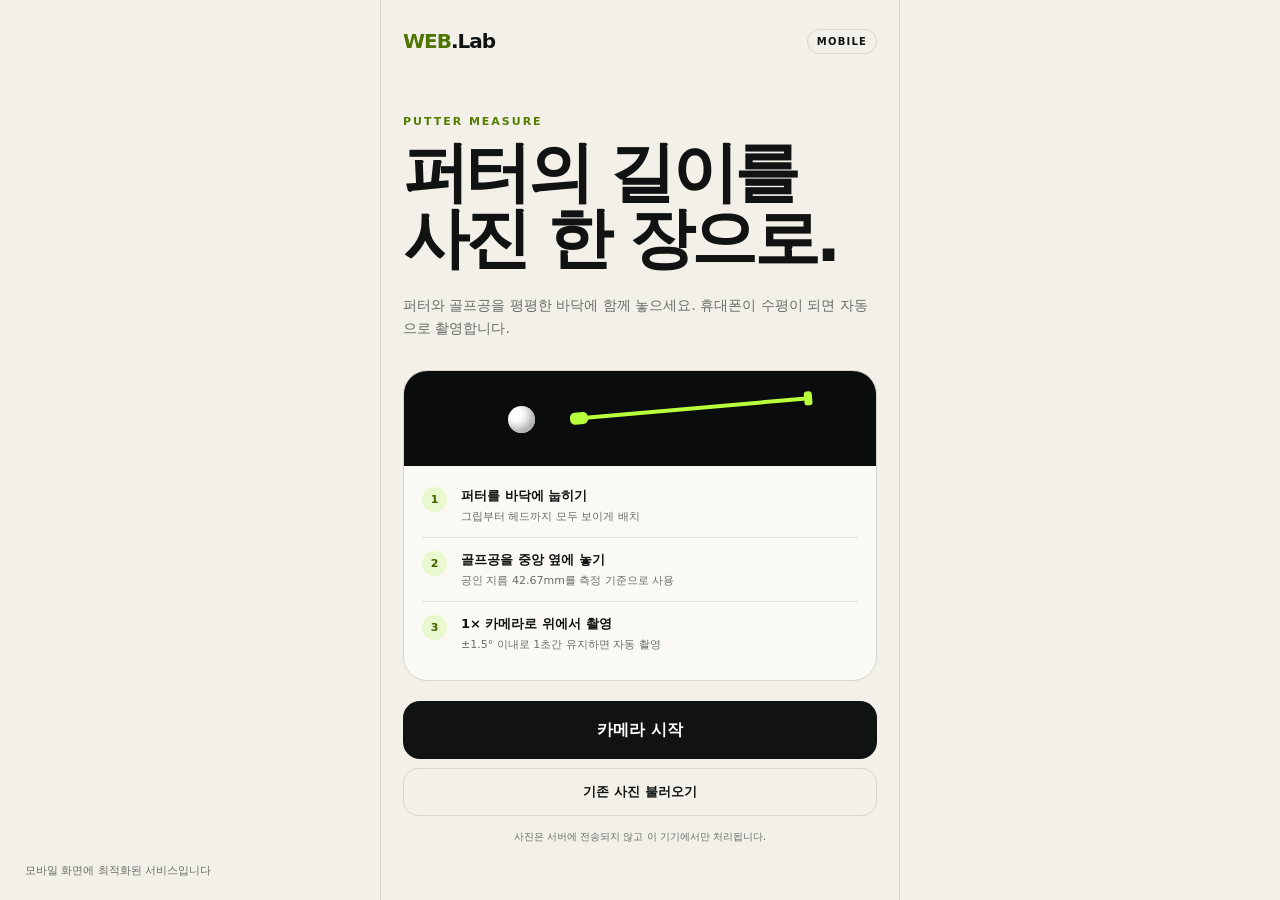
<file: index.html>
<!doctype html>
<html lang="ko">
<head>
  <meta charset="UTF-8">
  <meta name="viewport" content="width=device-width,initial-scale=1,viewport-fit=cover,user-scalable=no">
  <meta name="theme-color" content="#0b0d0c">
  <meta name="description" content="골프공을 기준으로 퍼터 길이를 측정하는 모바일 웹앱">
  <title>WEB.Lab — Putter Measure</title>
  <link rel="stylesheet" href="style.css?v=20260813-3">
  <link rel="stylesheet" href="measure-large.css?v=3">
  <style>.ball-confirm{margin-top:12px;padding:14px;border:1px solid #a7c66a;border-radius:16px;background:#effbd9}.ball-confirm>span{display:block;margin-bottom:8px;font-size:12px;font-weight:750}.size-control{display:grid!important;grid-template-columns:auto 1fr auto!important;align-items:center;gap:8px!important;margin-bottom:12px}.size-control label,.size-control output{font-size:11px;font-weight:800}.size-control input{width:100%;accent-color:#456d00}.ball-confirm>.confirm-actions{display:grid;grid-template-columns:repeat(2,1fr);gap:6px}.ball-confirm .compact{min-height:40px;margin:0;padding:0 7px;border-radius:11px;font-size:11px}.ball-confirm .primary{background:#456d00}</style>
  <style>.file-picker{position:relative;overflow:hidden}.file-picker input{display:block!important;position:absolute;inset:0;width:100%;height:100%;margin:0;opacity:0;cursor:pointer;font-size:100px}.diagnostic-result{margin-top:12px;padding:16px;border-radius:16px;background:#e9f8ce;color:#294600}.diagnostic-result div{display:flex;justify-content:space-between;gap:15px;padding:5px 0;font-size:12px}.diagnostic-result b{font-variant-numeric:tabular-nums}.adjust-panel{margin-top:12px;padding:14px;border:1px solid #ffc2b3;border-radius:16px;background:#fff0eb}.adjust-panel b,.adjust-panel span{display:block}.adjust-panel b{font-size:13px}.adjust-panel span{margin-top:5px;color:#76584f;font-size:11px;line-height:1.45}.adjust-panel .primary{margin-top:12px;min-height:48px;background:#e94f2a}.adjust-panel .primary:disabled{opacity:.48;cursor:not-allowed}.canvas-wrap.adjusting{box-shadow:0 0 0 3px #ff633f}.canvas-wrap.adjusting canvas{cursor:grab}.canvas-wrap.adjusting canvas:active{cursor:grabbing}</style>
  <style>.tap-hint[hidden]{display:none!important}</style>
</head>
<body>
  <main>
    <section id="homeScreen" class="screen home active">
      <header><div class="brand"><b>WEB</b>.Lab</div><span class="badge">MOBILE</span></header>
      <div class="hero-copy">
        <p class="eyebrow">PUTTER MEASURE</p>
        <h1>퍼터의 길이를<br>사진 한 장으로.</h1>
        <p>퍼터와 골프공을 평평한 바닥에 함께 놓으세요. 휴대폰이 수평이 되면 자동으로 촬영합니다.</p>
      </div>
      <div class="setup-card">
        <div class="setup-visual" aria-hidden="true"><span class="ball"></span><span class="putter"></span></div>
        <ol>
          <li><b>퍼터를 바닥에 눕히기</b><span>그립부터 헤드까지 모두 보이게 배치</span></li>
          <li><b>골프공을 중앙 옆에 놓기</b><span>공인 지름 42.67mm를 측정 기준으로 사용</span></li>
          <li><b>1× 카메라로 위에서 촬영</b><span>±1.5° 이내로 1초간 유지하면 자동 촬영</span></li>
        </ol>
      </div>
      <button id="startButton" class="primary">카메라 시작</button>
      <label class="secondary file-picker" for="fileInput">기존 사진 불러오기<input id="fileInput" type="file" accept="image/*" aria-label="기존 사진 선택"></label>
      <p class="privacy">사진은 서버에 전송되지 않고 이 기기에서만 처리됩니다.</p>
    </section>

    <section id="cameraScreen" class="screen camera-screen">
      <video id="camera" playsinline muted></video>
      <div class="camera-shade"></div>
      <div class="camera-top"><button id="closeCamera" aria-label="카메라 닫기">×</button><span><b>퍼터 전체와 골프공을</b><br>촬영 테두리 안에 모두 넣어주세요</span></div>
      <div class="frame"><em>이 테두리 안쪽만 촬영됩니다</em><span></span><span></span><span></span><span></span></div>
      <div class="level-wrap">
        <div id="level" class="level"><i></i><b></b></div>
        <strong id="levelTitle">센서 준비 중</strong>
        <span id="levelDetail">휴대폰을 바닥과 평행하게 맞춰주세요</span>
      </div>
      <div id="countdown" class="countdown" aria-live="assertive"></div>
    </section>

    <section id="measureScreen" class="screen measure-screen">
      <header><button id="retakeButton" class="back">‹ 다시 촬영</button><div class="brand"><b>WEB</b>.Lab</div></header>
        <div class="measure-copy"><p class="eyebrow">CALIBRATION</p><h2 id="stepTitle">골프공을 터치하세요</h2><p id="stepHelp">터치점을 중심으로 원형 영역을 만들고 그 안에서 자동으로 찾습니다.</p></div>
        <div id="canvasWrap" class="canvas-wrap"><canvas id="photoCanvas"></canvas><div id="tapHint" class="tap-hint">1</div></div>
        <div id="ballConfirm" class="ball-confirm" hidden><span>초록색 원을 골프공 테두리에 맞춰주세요.</span><div class="size-control"><label for="ballSize">크기</label><input id="ballSize" type="range" min="70" max="130" value="100" step="1"><output id="ballSizeValue">100%</output></div><div class="confirm-actions"><button id="confirmBall" class="primary compact">맞아요</button><button id="retryBall" class="secondary button compact">다시 선택</button></div></div>
        <div id="adjustPanel" class="adjust-panel" hidden><b>퍼터 끝점을 선택하세요</b><span>그립 끝과 헤드 끝을 차례로 선택하세요.</span><button id="confirmPutter" class="primary" disabled>두 점을 선택하면 측정할 수 있습니다</button></div>
      <div class="progress"><i id="progressBar"></i></div>
    </section>

    <section id="resultScreen" class="screen result-screen">
      <header><div class="brand"><b>WEB</b>.Lab</div><span class="badge">RESULT</span></header>
      <p class="eyebrow">MEASURED LENGTH</p>
      <h2>측정 결과</h2>
      <div class="result-card"><span>퍼터 전체 길이</span><strong id="resultCm">—</strong><em>cm</em><div><b id="resultIn">—</b> inch</div></div>
      <div class="diagnostic-result"><div><span>공 검출 지름</span><b id="ballPixelDiameter">—</b></div><div><span>퍼터 선택점 거리</span><b id="putterPixelLength">—</b></div></div>
      <div class="accuracy"><b>골프공 기준 비율 측정</b><p>골프공의 실제 지름 42.67mm와 이미지 속 픽셀 비율을 사용해 퍼터 길이를 계산합니다.</p></div>
      <button id="newMeasure" class="primary">다시 측정하기</button>
    </section>
  </main>
  <canvas id="captureCanvas" hidden></canvas>
  <script src="app.v24.js"></script>
</body>
</html>
</file>
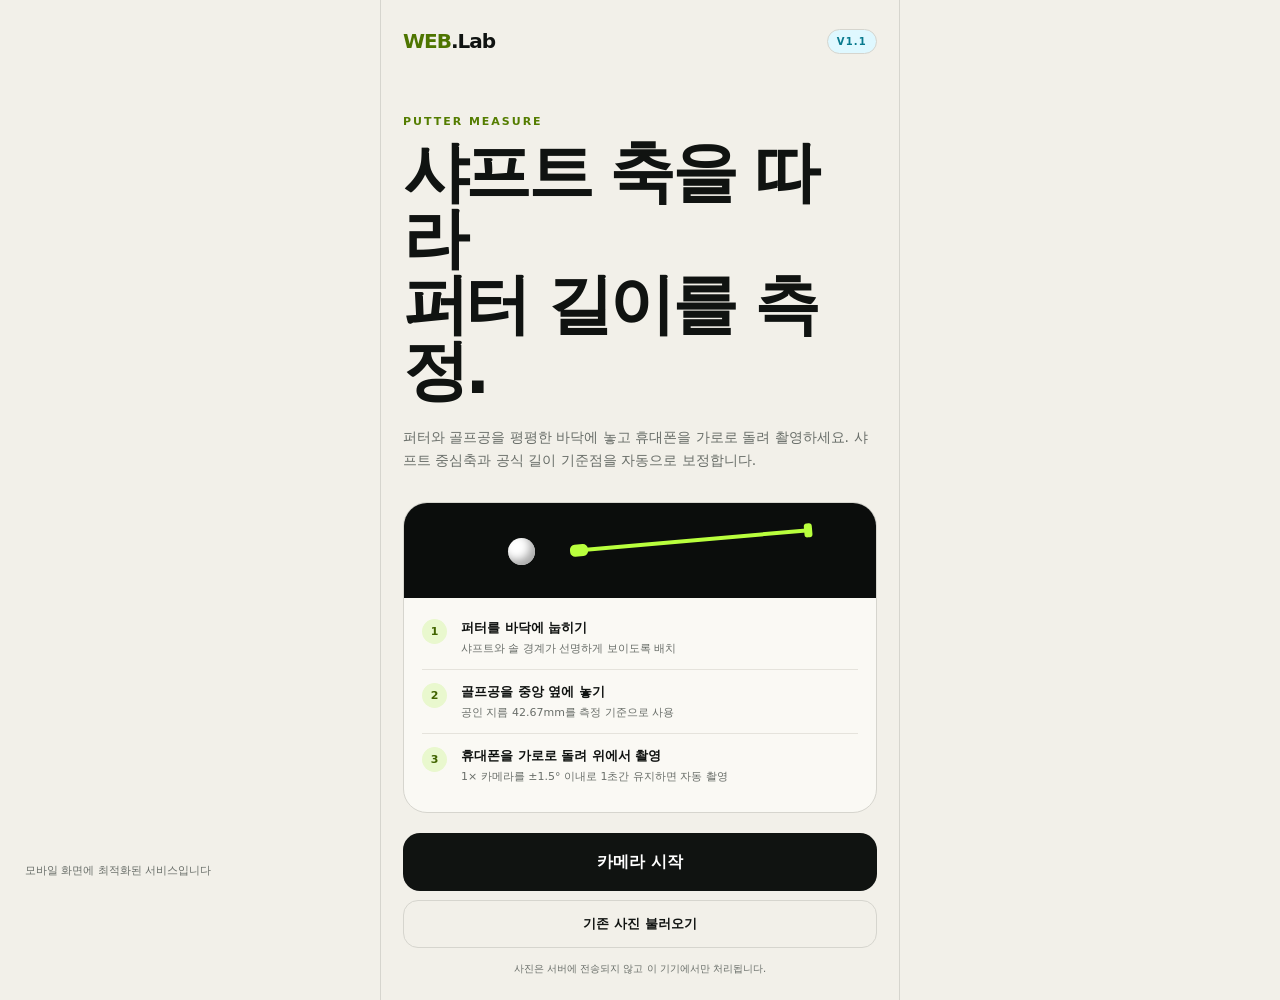
<file: v1-1/index.html>
<!doctype html>
<html lang="ko">
<head>
  <meta charset="UTF-8">
  <meta name="viewport" content="width=device-width,initial-scale=1,viewport-fit=cover,user-scalable=no">
  <meta name="theme-color" content="#0b0d0c">
  <meta name="description" content="골프공을 기준으로 퍼터 길이를 측정하는 모바일 웹앱">
  <title>WEB.Lab V1.1 — Axis Putter Measure</title>
  <link rel="stylesheet" href="style.css?v=20260813-3">
  <link rel="stylesheet" href="measure-large.css?v=3">
  <style>.ball-confirm{margin-top:12px;padding:14px;border:1px solid #a7c66a;border-radius:16px;background:#effbd9}.ball-confirm>span{display:block;margin-bottom:8px;font-size:12px;font-weight:750}.size-control{display:grid!important;grid-template-columns:auto 1fr auto!important;align-items:center;gap:8px!important;margin-bottom:12px}.size-control label,.size-control output{font-size:11px;font-weight:800}.size-control input{width:100%;accent-color:#456d00}.ball-confirm>.confirm-actions{display:grid;grid-template-columns:repeat(2,1fr);gap:6px}.ball-confirm .compact{min-height:40px;margin:0;padding:0 7px;border-radius:11px;font-size:11px}.ball-confirm .primary{background:#456d00}</style>
  <style>.file-picker{position:relative;overflow:hidden}.file-picker input{display:block!important;position:absolute;inset:0;width:100%;height:100%;margin:0;opacity:0;cursor:pointer;font-size:100px}.diagnostic-result{margin-top:12px;padding:16px;border-radius:16px;background:#e9f8ce;color:#294600}.diagnostic-result div{display:flex;justify-content:space-between;gap:15px;padding:5px 0;font-size:12px}.diagnostic-result b{font-variant-numeric:tabular-nums}.adjust-panel{margin-top:12px;padding:14px;border:1px solid #ffc2b3;border-radius:16px;background:#fff0eb}.adjust-panel b,.adjust-panel span{display:block}.adjust-panel b{font-size:13px}.adjust-panel span{margin-top:5px;color:#76584f;font-size:11px;line-height:1.45}.adjust-panel .primary{margin-top:12px;min-height:48px;background:#e94f2a}.adjust-panel .primary:disabled{opacity:.48;cursor:not-allowed}.canvas-wrap.adjusting{box-shadow:0 0 0 3px #ff633f}.canvas-wrap.adjusting canvas{cursor:grab}.canvas-wrap.adjusting canvas:active{cursor:grabbing}</style>
  <style>.tap-hint[hidden]{display:none!important}</style>
  <style>.axis-status{margin-top:10px;padding:12px 14px;border:1px solid #b9eaf2;border-radius:14px;background:#eafcff;color:#16434b;font-size:11px;line-height:1.5}.axis-status b{display:block;margin-bottom:3px;font-size:12px}.badge.v11{background:#dff8ff;color:#087a8e}</style>
</head>
<body>
  <main>
    <section id="homeScreen" class="screen home active">
      <header><div class="brand"><b>WEB</b>.Lab</div><span class="badge v11">V1.1</span></header>
      <div class="hero-copy">
        <p class="eyebrow">PUTTER MEASURE</p>
        <h1>샤프트 축을 따라<br>퍼터 길이를 측정.</h1>
        <p>퍼터와 골프공을 평평한 바닥에 놓고 휴대폰을 가로로 돌려 촬영하세요. 샤프트 중심축과 공식 길이 기준점을 자동으로 보정합니다.</p>
      </div>
      <div class="setup-card">
        <div class="setup-visual" aria-hidden="true"><span class="ball"></span><span class="putter"></span></div>
        <ol>
          <li><b>퍼터를 바닥에 눕히기</b><span>샤프트와 솔 경계가 선명하게 보이도록 배치</span></li>
          <li><b>골프공을 중앙 옆에 놓기</b><span>공인 지름 42.67mm를 측정 기준으로 사용</span></li>
          <li><b>휴대폰을 가로로 돌려 위에서 촬영</b><span>1× 카메라를 ±1.5° 이내로 1초간 유지하면 자동 촬영</span></li>
        </ol>
      </div>
      <button id="startButton" class="primary">카메라 시작</button>
      <label class="secondary file-picker" for="fileInput">기존 사진 불러오기<input id="fileInput" type="file" accept="image/*" aria-label="기존 사진 선택"></label>
      <p class="privacy">사진은 서버에 전송되지 않고 이 기기에서만 처리됩니다.</p>
    </section>

    <section id="cameraScreen" class="screen camera-screen">
      <video id="camera" playsinline muted></video>
      <div class="camera-shade"></div>
      <div class="camera-top"><button id="closeCamera" aria-label="카메라 닫기">×</button><span><b>휴대폰을 가로로 놓고</b><br>퍼터 전체와 골프공을 테두리 안에 넣어주세요</span></div>
      <div class="frame"><em>이 테두리 안쪽만 촬영됩니다</em><span></span><span></span><span></span><span></span></div>
      <div class="level-wrap">
        <div id="level" class="level"><i></i><b></b></div>
        <strong id="levelTitle">센서 준비 중</strong>
        <span id="levelDetail">휴대폰을 바닥과 평행하게 맞춰주세요</span>
      </div>
      <div id="countdown" class="countdown" aria-live="assertive"></div>
    </section>

    <section id="measureScreen" class="screen measure-screen">
      <header><button id="retakeButton" class="back">‹ 다시 촬영</button><div class="brand"><b>WEB</b>.Lab <small>V1.1</small></div></header>
        <div class="measure-copy"><p class="eyebrow">CALIBRATION</p><h2 id="stepTitle">골프공을 터치하세요</h2><p id="stepHelp">터치점을 중심으로 원형 영역을 만들고 그 안에서 자동으로 찾습니다.</p></div>
        <div id="canvasWrap" class="canvas-wrap"><canvas id="photoCanvas"></canvas><div id="tapHint" class="tap-hint">1</div></div>
        <div id="ballConfirm" class="ball-confirm" hidden><span>초록색 원을 골프공 테두리에 맞춰주세요. 촬영 당시 가로축에 해당하는 이미지의 위아래 지름을 사용합니다.</span><div class="size-control"><label for="ballSize">크기</label><input id="ballSize" type="range" min="70" max="130" value="100" step="1"><output id="ballSizeValue">100%</output></div><div class="confirm-actions"><button id="confirmBall" class="primary compact">맞아요</button><button id="retryBall" class="secondary button compact">다시 선택</button></div></div>
        <div id="adjustPanel" class="adjust-panel" hidden><b>공식 기준점 주변을 선택하세요</b><span>그립 상단과 샤프트 축 연장선이 만나는 솔 주변을 차례로 선택하세요.</span><div id="axisStatus" class="axis-status" hidden><b>샤프트 중심축 고정</b><span>1·2번 포인트는 청록색 중심축 위에서만 이동하며 길이만 조절됩니다.</span></div><button id="confirmPutter" class="primary" disabled>두 점을 선택하면 측정할 수 있습니다</button></div>
      <div class="progress"><i id="progressBar"></i></div>
    </section>

    <section id="resultScreen" class="screen result-screen">
      <header><div class="brand"><b>WEB</b>.Lab</div><span class="badge">RESULT</span></header>
      <p class="eyebrow">MEASURED LENGTH</p>
      <h2>측정 결과</h2>
      <div class="result-card"><span>그립 상단부터 샤프트 축을 따라 솔까지</span><strong id="resultCm">—</strong><em>cm</em><div><b id="resultIn">—</b> inch</div></div>
      <div class="diagnostic-result"><div><span>공 촬영 가로축 지름</span><b id="ballPixelDiameter">—</b></div><div><span>샤프트 축 기준 거리</span><b id="putterPixelLength">—</b></div></div>
      <div class="accuracy"><b>골프공 기준 비율 측정</b><p>골프공의 실제 지름 42.67mm와 이미지 속 픽셀 비율을 사용해 퍼터 길이를 계산합니다.</p></div>
      <button id="newMeasure" class="primary">다시 측정하기</button>
    </section>
  </main>
  <canvas id="captureCanvas" hidden></canvas>
  <script src="app.v11.js?v=14"></script>
</body>
</html>
</file>
<file: style.css>
:root{--bg:#f2f0e9;--ink:#101311;--muted:#696e69;--line:#d6d5ce;--green:#b9ff3d;--dark:#0b0d0c;--red:#ff5d55}*{box-sizing:border-box}html,body{margin:0;min-height:100%;background:var(--bg);color:var(--ink);font-family:Inter,Pretendard,"Noto Sans KR",system-ui,sans-serif}button,input{font:inherit}button{cursor:pointer}.screen{display:none;min-height:100dvh;width:min(100%,520px);margin:auto;padding:calc(22px + env(safe-area-inset-top)) 22px calc(24px + env(safe-area-inset-bottom))}.screen.active{display:flex;flex-direction:column}header{display:flex;align-items:center;justify-content:space-between;height:38px}.brand{font-size:20px;font-weight:900;letter-spacing:-1px}.brand b{color:#4e7500}.badge{border:1px solid var(--line);border-radius:99px;padding:6px 9px;font-size:10px;font-weight:800;letter-spacing:.12em}.hero-copy{padding:55px 0 30px}.eyebrow{margin:0 0 12px;color:#547d00;font-size:11px;font-weight:900;letter-spacing:.18em}.hero-copy h1,.measure-copy h2,.result-screen h2{margin:0;letter-spacing:-.055em;line-height:1}.hero-copy h1{font-size:clamp(42px,12vw,66px)}.hero-copy>p:last-child{margin:22px 0 0;color:var(--muted);line-height:1.65;font-size:14px}.setup-card{border:1px solid var(--line);border-radius:24px;background:#faf9f4;overflow:hidden}.setup-visual{position:relative;height:95px;background:var(--dark)}.ball{position:absolute;left:22%;top:35px;width:27px;height:27px;border-radius:50%;background:white;box-shadow:inset -5px -5px 8px #aaa}.putter{position:absolute;left:38%;top:45px;width:48%;height:4px;background:var(--green);transform:rotate(-5deg);transform-origin:left}.putter:before{content:"";position:absolute;left:-13px;top:-4px;width:18px;height:12px;border-radius:5px;background:var(--green)}.putter:after{content:"";position:absolute;right:-3px;top:-5px;width:8px;height:14px;border-radius:3px;background:var(--green)}ol{list-style:none;margin:0;padding:8px 18px 15px;counter-reset:steps}li{position:relative;padding:13px 0 13px 39px;border-bottom:1px solid #e5e3dc;counter-increment:steps}li:last-child{border:0}li:before{content:counter(steps);position:absolute;left:0;top:13px;width:25px;height:25px;border-radius:50%;display:grid;place-items:center;background:#e9f8ce;color:#416400;font-size:11px;font-weight:900}li b,li span{display:block}li b{font-size:13px}li span{margin-top:4px;color:var(--muted);font-size:11px}.primary{width:100%;min-height:58px;margin-top:20px;border:0;border-radius:17px;background:var(--ink);color:white;font-weight:850}.secondary{display:grid;place-items:center;width:100%;min-height:48px;margin-top:9px;border:1px solid var(--line);border-radius:15px;background:transparent;font-size:13px;font-weight:750}.secondary input{display:none}.privacy{text-align:center;color:var(--muted);font-size:10px;margin:14px 0 0}.camera-screen{position:relative;padding:0;overflow:hidden;background:#000;color:white;max-width:none}.camera-screen video{width:100%;height:100dvh;object-fit:cover}.camera-shade{position:absolute;inset:0;background:linear-gradient(#0008,transparent 25%,transparent 70%,#000b);pointer-events:none}.camera-top{position:absolute;top:calc(16px + env(safe-area-inset-top));left:16px;right:16px;display:flex;align-items:center;gap:12px;font-size:12px}.camera-top button{width:42px;height:42px;border:0;border-radius:50%;background:#0008;color:white;font-size:28px}.frame{position:absolute;inset:17% 7% 27%;border:1px dashed #fff8;border-radius:22px}.frame span{position:absolute;width:28px;height:28px;border-color:var(--green)}.frame span:nth-child(1){top:-1px;left:-1px;border-top:3px solid;border-left:3px solid;border-radius:8px 0}.frame span:nth-child(2){top:-1px;right:-1px;border-top:3px solid;border-right:3px solid;border-radius:0 8px}.frame span:nth-child(3){bottom:-1px;left:-1px;border-bottom:3px solid;border-left:3px solid;border-radius:0 0 0 8px}.frame span:nth-child(4){bottom:-1px;right:-1px;border-bottom:3px solid;border-right:3px solid;border-radius:0 0 8px}.level-wrap{position:absolute;left:0;right:0;bottom:150px;text-align:center}.level{position:relative;width:82px;height:82px;margin:auto;border:1px solid #fff8;border-radius:50%;background:#0004}.level:before,.level:after{content:"";position:absolute;background:#fff4}.level:before{left:10px;right:10px;top:50%;height:1px}.level:after{top:10px;bottom:10px;left:50%;width:1px}.level i{position:absolute;left:50%;top:50%;width:22px;height:22px;margin:-11px;border:2px solid white;border-radius:50%;transition:transform .08s}.level b{position:absolute;inset:30px;border-radius:50%;background:var(--red);transition:background .2s}.level.ok b{background:var(--green)}.level-wrap strong,.level-wrap span{display:block}.level-wrap strong{margin-top:10px;font-size:15px}.level-wrap span{margin-top:4px;color:#fffb;font-size:11px}.camera-actions{position:absolute;bottom:calc(22px + env(safe-area-inset-bottom));left:0;right:0;text-align:center}.shutter{width:66px;height:66px;padding:5px;border:2px solid white;border-radius:50%;background:transparent}.shutter i{display:block;width:100%;height:100%;border-radius:50%;background:white}.camera-actions span{display:block;margin-top:5px;font-size:10px;color:#fffb}.countdown{position:absolute;inset:0;display:grid;place-items:center;pointer-events:none;font-size:110px;font-weight:900;text-shadow:0 3px 20px #000}.measure-screen header .back{border:0;background:none;padding:0;color:var(--ink);font-weight:750}.measure-copy{padding:45px 0 18px}.measure-copy h2,.result-screen h2{font-size:30px}.measure-copy>p:last-child{margin:11px 0 0;color:var(--muted);font-size:13px}.canvas-wrap{position:relative;display:grid;place-items:center;min-height:48dvh;border-radius:20px;overflow:hidden;background:#181a18;touch-action:none}.canvas-wrap canvas{display:block;max-width:100%;max-height:55dvh}.tap-hint{position:absolute;left:12px;bottom:12px;width:31px;height:31px;border-radius:50%;display:grid;place-items:center;background:var(--green);font-size:12px;font-weight:900}.progress{height:4px;margin-top:16px;border-radius:4px;background:var(--line);overflow:hidden}.progress i{display:block;width:0;height:100%;background:#628f00;transition:width .2s}.measure-actions{display:flex;gap:8px}.measure-actions .button{margin-top:12px;min-height:44px}.result-screen{justify-content:flex-start}.result-screen>.eyebrow{margin-top:65px}.result-screen h2{margin-bottom:28px}.result-card{padding:28px;border-radius:24px;background:var(--dark);color:white}.result-card>span{display:block;color:#fff9;font-size:12px}.result-card>strong{display:inline-block;margin-top:22px;font-size:72px;line-height:.9;letter-spacing:-.07em}.result-card>em{margin-left:8px;color:var(--green);font-size:18px;font-style:normal;font-weight:900}.result-card>div{margin-top:20px;padding-top:16px;border-top:1px solid #fff3;color:#fff9}.result-card>div b{color:white}.accuracy{margin-top:15px;padding:18px;border:1px solid var(--line);border-radius:18px}.accuracy b{font-size:12px}.accuracy p{margin:7px 0 0;color:var(--muted);font-size:11px;line-height:1.55}.result-screen .primary{margin-top:auto}@media(min-width:700px){body:before{content:"모바일 화면에 최적화된 서비스입니다";position:fixed;left:25px;bottom:22px;color:var(--muted);font-size:11px}.screen{border-left:1px solid var(--line);border-right:1px solid var(--line)}}
</file>
<file: measure-large.css>
.measure-screen {
  width: min(100%, 760px);
  padding-left: 12px;
  padding-right: 12px;
}

.measure-copy {
  padding: 22px 4px 12px;
}

.measure-copy > p:last-child {
  margin-top: 8px;
}

.canvas-wrap {
  min-height: 0;
}

.canvas-wrap canvas {
  max-height: 72dvh;
}

.tap-hint {
  width: 38px;
  height: 38px;
  font-size: 14px;
}

.camera-top span {
  line-height: 1.35;
}

.camera-top span b {
  color: var(--green);
  font-size: 14px;
}

.frame > em {
  position: absolute;
  top: 10px;
  left: 50%;
  padding: 6px 10px;
  border-radius: 99px;
  background: rgba(0, 0, 0, .62);
  color: white;
  font-size: 10px;
  font-style: normal;
  font-weight: 800;
  white-space: nowrap;
  transform: translateX(-50%);
}

.camera-screen .level-wrap {
  bottom: calc(24px + env(safe-area-inset-bottom));
  padding: 14px 18px;
}
</file>
<file: v1-1/style.css>
:root{--bg:#f2f0e9;--ink:#101311;--muted:#696e69;--line:#d6d5ce;--green:#b9ff3d;--dark:#0b0d0c;--red:#ff5d55}*{box-sizing:border-box}html,body{margin:0;min-height:100%;background:var(--bg);color:var(--ink);font-family:Inter,Pretendard,"Noto Sans KR",system-ui,sans-serif}button,input{font:inherit}button{cursor:pointer}.screen{display:none;min-height:100dvh;width:min(100%,520px);margin:auto;padding:calc(22px + env(safe-area-inset-top)) 22px calc(24px + env(safe-area-inset-bottom))}.screen.active{display:flex;flex-direction:column}header{display:flex;align-items:center;justify-content:space-between;height:38px}.brand{font-size:20px;font-weight:900;letter-spacing:-1px}.brand b{color:#4e7500}.badge{border:1px solid var(--line);border-radius:99px;padding:6px 9px;font-size:10px;font-weight:800;letter-spacing:.12em}.hero-copy{padding:55px 0 30px}.eyebrow{margin:0 0 12px;color:#547d00;font-size:11px;font-weight:900;letter-spacing:.18em}.hero-copy h1,.measure-copy h2,.result-screen h2{margin:0;letter-spacing:-.055em;line-height:1}.hero-copy h1{font-size:clamp(42px,12vw,66px)}.hero-copy>p:last-child{margin:22px 0 0;color:var(--muted);line-height:1.65;font-size:14px}.setup-card{border:1px solid var(--line);border-radius:24px;background:#faf9f4;overflow:hidden}.setup-visual{position:relative;height:95px;background:var(--dark)}.ball{position:absolute;left:22%;top:35px;width:27px;height:27px;border-radius:50%;background:white;box-shadow:inset -5px -5px 8px #aaa}.putter{position:absolute;left:38%;top:45px;width:48%;height:4px;background:var(--green);transform:rotate(-5deg);transform-origin:left}.putter:before{content:"";position:absolute;left:-13px;top:-4px;width:18px;height:12px;border-radius:5px;background:var(--green)}.putter:after{content:"";position:absolute;right:-3px;top:-5px;width:8px;height:14px;border-radius:3px;background:var(--green)}ol{list-style:none;margin:0;padding:8px 18px 15px;counter-reset:steps}li{position:relative;padding:13px 0 13px 39px;border-bottom:1px solid #e5e3dc;counter-increment:steps}li:last-child{border:0}li:before{content:counter(steps);position:absolute;left:0;top:13px;width:25px;height:25px;border-radius:50%;display:grid;place-items:center;background:#e9f8ce;color:#416400;font-size:11px;font-weight:900}li b,li span{display:block}li b{font-size:13px}li span{margin-top:4px;color:var(--muted);font-size:11px}.primary{width:100%;min-height:58px;margin-top:20px;border:0;border-radius:17px;background:var(--ink);color:white;font-weight:850}.secondary{display:grid;place-items:center;width:100%;min-height:48px;margin-top:9px;border:1px solid var(--line);border-radius:15px;background:transparent;font-size:13px;font-weight:750}.secondary input{display:none}.privacy{text-align:center;color:var(--muted);font-size:10px;margin:14px 0 0}.camera-screen{position:relative;padding:0;overflow:hidden;background:#000;color:white;max-width:none}.camera-screen video{width:100%;height:100dvh;object-fit:cover}.camera-shade{position:absolute;inset:0;background:linear-gradient(#0008,transparent 25%,transparent 70%,#000b);pointer-events:none}.camera-top{position:absolute;top:calc(16px + env(safe-area-inset-top));left:16px;right:16px;display:flex;align-items:center;gap:12px;font-size:12px}.camera-top button{width:42px;height:42px;border:0;border-radius:50%;background:#0008;color:white;font-size:28px}.frame{position:absolute;inset:17% 7% 27%;border:1px dashed #fff8;border-radius:22px}.frame span{position:absolute;width:28px;height:28px;border-color:var(--green)}.frame span:nth-child(1){top:-1px;left:-1px;border-top:3px solid;border-left:3px solid;border-radius:8px 0}.frame span:nth-child(2){top:-1px;right:-1px;border-top:3px solid;border-right:3px solid;border-radius:0 8px}.frame span:nth-child(3){bottom:-1px;left:-1px;border-bottom:3px solid;border-left:3px solid;border-radius:0 0 0 8px}.frame span:nth-child(4){bottom:-1px;right:-1px;border-bottom:3px solid;border-right:3px solid;border-radius:0 0 8px}.level-wrap{position:absolute;left:0;right:0;bottom:150px;text-align:center}.level{position:relative;width:82px;height:82px;margin:auto;border:1px solid #fff8;border-radius:50%;background:#0004}.level:before,.level:after{content:"";position:absolute;background:#fff4}.level:before{left:10px;right:10px;top:50%;height:1px}.level:after{top:10px;bottom:10px;left:50%;width:1px}.level i{position:absolute;left:50%;top:50%;width:22px;height:22px;margin:-11px;border:2px solid white;border-radius:50%;transition:transform .08s}.level b{position:absolute;inset:30px;border-radius:50%;background:var(--red);transition:background .2s}.level.ok b{background:var(--green)}.level-wrap strong,.level-wrap span{display:block}.level-wrap strong{margin-top:10px;font-size:15px}.level-wrap span{margin-top:4px;color:#fffb;font-size:11px}.camera-actions{position:absolute;bottom:calc(22px + env(safe-area-inset-bottom));left:0;right:0;text-align:center}.shutter{width:66px;height:66px;padding:5px;border:2px solid white;border-radius:50%;background:transparent}.shutter i{display:block;width:100%;height:100%;border-radius:50%;background:white}.camera-actions span{display:block;margin-top:5px;font-size:10px;color:#fffb}.countdown{position:absolute;inset:0;display:grid;place-items:center;pointer-events:none;font-size:110px;font-weight:900;text-shadow:0 3px 20px #000}.measure-screen header .back{border:0;background:none;padding:0;color:var(--ink);font-weight:750}.measure-copy{padding:45px 0 18px}.measure-copy h2,.result-screen h2{font-size:30px}.measure-copy>p:last-child{margin:11px 0 0;color:var(--muted);font-size:13px}.canvas-wrap{position:relative;display:grid;place-items:center;min-height:48dvh;border-radius:20px;overflow:hidden;background:#181a18;touch-action:none}.canvas-wrap canvas{display:block;max-width:100%;max-height:55dvh}.tap-hint{position:absolute;left:12px;bottom:12px;width:31px;height:31px;border-radius:50%;display:grid;place-items:center;background:var(--green);font-size:12px;font-weight:900}.progress{height:4px;margin-top:16px;border-radius:4px;background:var(--line);overflow:hidden}.progress i{display:block;width:0;height:100%;background:#628f00;transition:width .2s}.measure-actions{display:flex;gap:8px}.measure-actions .button{margin-top:12px;min-height:44px}.result-screen{justify-content:flex-start}.result-screen>.eyebrow{margin-top:65px}.result-screen h2{margin-bottom:28px}.result-card{padding:28px;border-radius:24px;background:var(--dark);color:white}.result-card>span{display:block;color:#fff9;font-size:12px}.result-card>strong{display:inline-block;margin-top:22px;font-size:72px;line-height:.9;letter-spacing:-.07em}.result-card>em{margin-left:8px;color:var(--green);font-size:18px;font-style:normal;font-weight:900}.result-card>div{margin-top:20px;padding-top:16px;border-top:1px solid #fff3;color:#fff9}.result-card>div b{color:white}.accuracy{margin-top:15px;padding:18px;border:1px solid var(--line);border-radius:18px}.accuracy b{font-size:12px}.accuracy p{margin:7px 0 0;color:var(--muted);font-size:11px;line-height:1.55}.result-screen .primary{margin-top:auto}@media(min-width:700px){body:before{content:"모바일 화면에 최적화된 서비스입니다";position:fixed;left:25px;bottom:22px;color:var(--muted);font-size:11px}.screen{border-left:1px solid var(--line);border-right:1px solid var(--line)}}
</file>
<file: v1-1/measure-large.css>
.measure-screen {
  width: min(100%, 760px);
  padding-left: 12px;
  padding-right: 12px;
}

.measure-copy {
  padding: 22px 4px 12px;
}

.measure-copy > p:last-child {
  margin-top: 8px;
}

.canvas-wrap {
  min-height: 0;
}

.canvas-wrap canvas {
  max-height: 72dvh;
}

.tap-hint {
  width: 38px;
  height: 38px;
  font-size: 14px;
}

.camera-top span {
  line-height: 1.35;
}

.camera-top span b {
  color: var(--green);
  font-size: 14px;
}

.frame > em {
  position: absolute;
  top: 10px;
  left: 50%;
  padding: 6px 10px;
  border-radius: 99px;
  background: rgba(0, 0, 0, .62);
  color: white;
  font-size: 10px;
  font-style: normal;
  font-weight: 800;
  white-space: nowrap;
  transform: translateX(-50%);
}

.camera-screen .level-wrap {
  bottom: calc(24px + env(safe-area-inset-bottom));
  padding: 14px 18px;
}

@media (orientation: landscape) {
  .camera-screen .frame { inset: 15% 6% 24%; }
  .camera-screen .camera-top { top: calc(8px + env(safe-area-inset-top)); }
  .camera-screen .level-wrap { bottom: calc(8px + env(safe-area-inset-bottom)); padding: 5px 18px; }
  .camera-screen .level { width: 62px; height: 62px; }
  .camera-screen .level b { inset: 22px; }
  .camera-screen .level:before { left: 8px; right: 8px; }
  .camera-screen .level:after { top: 8px; bottom: 8px; }
  .camera-screen .level-wrap strong { margin-top: 5px; }
}
</file>
